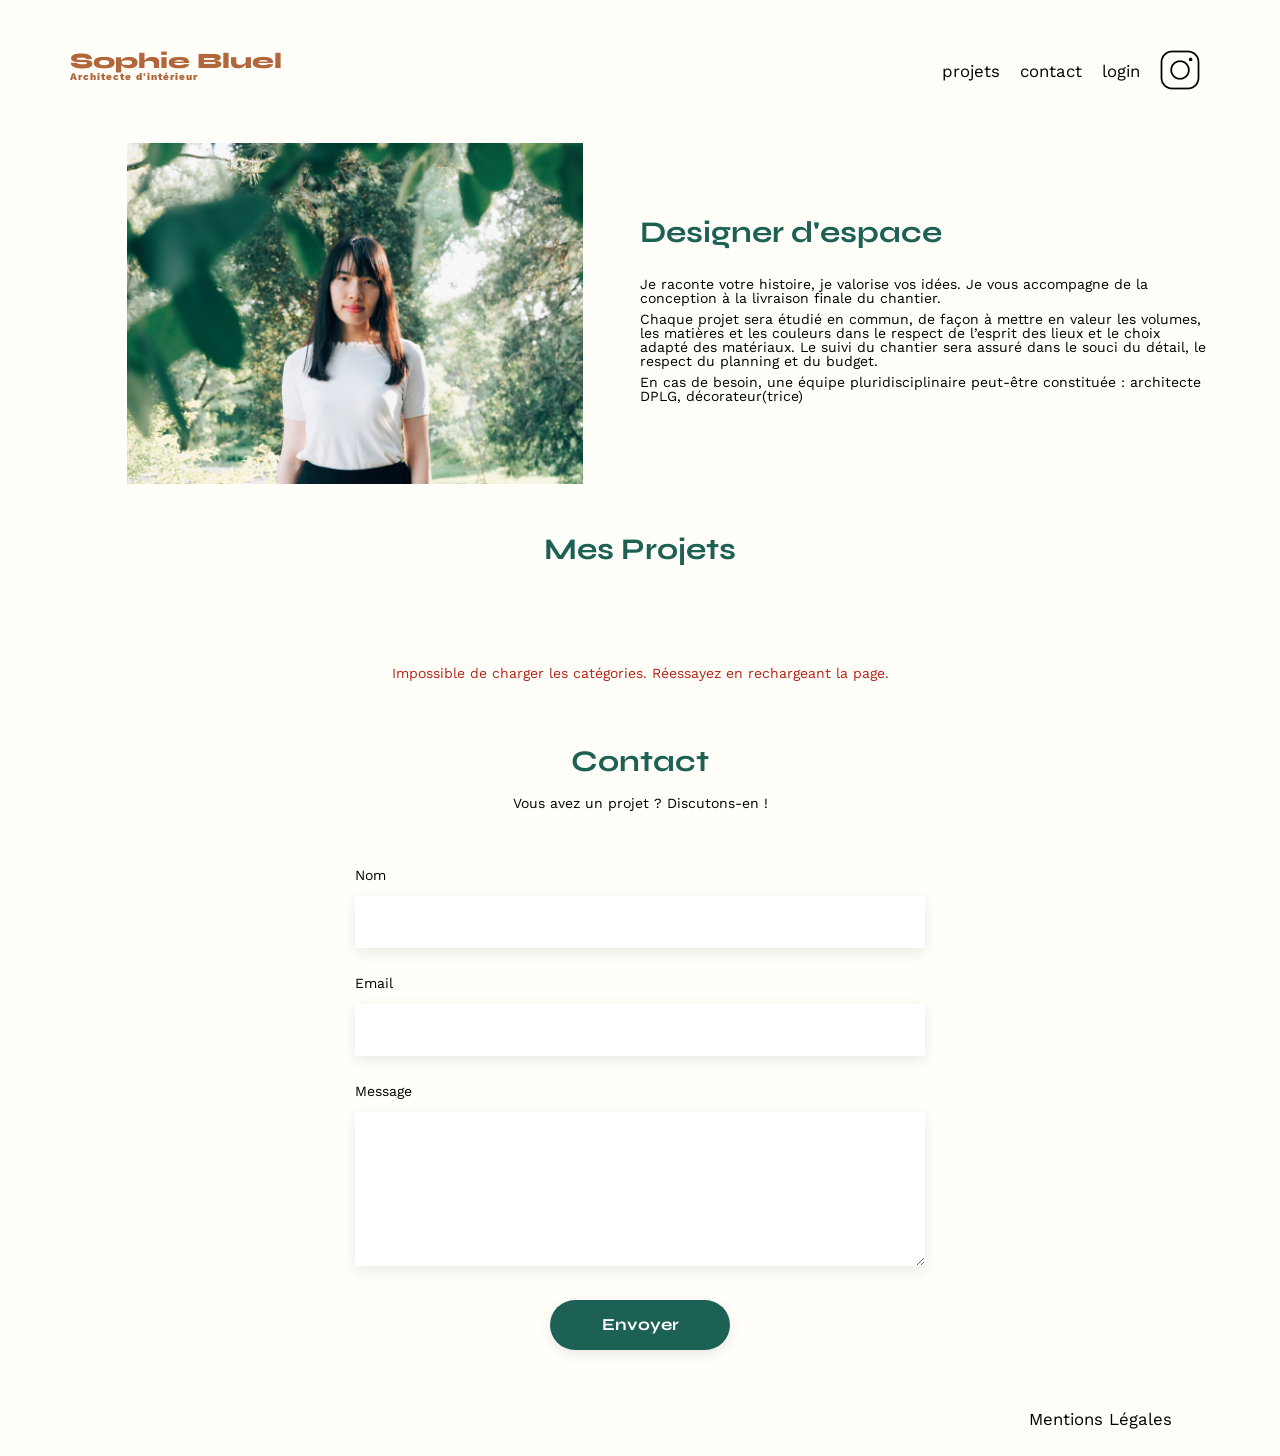
<file: FrontEnd/index.html>
<!DOCTYPE html>
<html lang="fr">

<head>
	<meta charset="UTF-8">
	<title>Sophie Bluel - Architecte d'intérieur</title>
	<meta name="viewport" content="width=device-width, initial-scale=1.0">
	<link rel="preconnect" href="https://fonts.googleapis.com">
	<link rel="preconnect" href="https://fonts.gstatic.com" crossorigin>
	<link href="https://fonts.googleapis.com/css2?family=Syne:wght@700;800&family=Work+Sans&display=swap"
		rel="stylesheet">
	<meta name="description" content="">
	<link rel="stylesheet" href="https://cdnjs.cloudflare.com/ajax/libs/font-awesome/6.5.2/css/all.min.css">
	<link rel="stylesheet" href="./assets/style.css">
</head>

<body>
	<div id="edit-mode">
		<i class="fa-solid fa-pen-to-square"></i>
		<span>Mode édition</span>
	</div>
	<header>
		<h1>Sophie Bluel <span>Architecte d'intérieur</span></h1>
		<nav>
			<ul>
				<li>projets</li>
				<li>contact</li>
				<li><a id="login-link" href="./login.html">login</a></li>
				<li><img src="./assets/icons/instagram.png" alt="Instagram"></li>
			</ul>
		</nav>
	</header>
	<main>
		<section id="introduction">
			<figure>
				<img src="./assets/images/sophie-bluel.png" alt="">
			</figure>
			<article>
				<h2>Designer d'espace</h2>
				<p>Je raconte votre histoire, je valorise vos idées. Je vous accompagne de la conception à la livraison
					finale du chantier.</p>
				<p>Chaque projet sera étudié en commun, de façon à mettre en valeur les volumes, les matières et les
					couleurs dans le respect de l’esprit des lieux et le choix adapté des matériaux. Le suivi du
					chantier sera assuré dans le souci du détail, le respect du planning et du budget.</p>
				<p>En cas de besoin, une équipe pluridisciplinaire peut-être constituée : architecte DPLG,
					décorateur(trice)</p>
			</article>
		</section>
		<section id="portfolio">
			<div class="portfolio-title">
				<h2>Mes Projets</h2>
				<button id="edit-projects" type="button">
					<i class="fa-regular fa-pen-to-square"></i>
					<span>modifier</span>
				</button>
			</div>
			<div class="filters"></div>
			<p id="gallery-error" role="alert"></p>
			<div class="gallery"></div>
		</section>
		<section id="contact">
			<h2>Contact</h2>
			<p>Vous avez un projet ? Discutons-en !</p>
			<form action="#" method="post">
				<label for="name">Nom</label>
				<input type="text" name="name" id="name">
				<label for="email">Email</label>
				<input type="email" name="email" id="email">
				<label for="message">Message</label>
				<textarea name="message" id="message" cols="30" rows="10"></textarea>
				<input type="submit" value="Envoyer">
			</form>
		</section>
	</main>

	<footer>
		<nav>
			<ul>
				<li>Mentions Légales</li>
			</ul>
		</nav>
	</footer>

	<div id="modal">
		<div class="modal-content" role="dialog" aria-modal="true" aria-label="Gestion des projets">
			<button class="modal-close" type="button" aria-label="Fermer la fenêtre">
				<i class="fa-solid fa-xmark"></i>
			</button>
			<div class="modal-gallery-view">
				<h2>Galerie photo</h2>
				<div class="modal-gallery"></div>
				<p id="modal-error" role="alert"></p>
				<hr class="modal-separator">
				<button id="add-photo-button" type="button">Ajouter une photo</button>
			</div>
			<div class="modal-add-view">
				<button id="back-to-gallery" type="button" aria-label="Retour à la galerie">
					<i class="fa-solid fa-arrow-left"></i>
				</button>

				<h2>Ajout photo</h2>
				<form id="add-work-form">
					<label for="image">Photo</label>
					<div class="photo-upload">
						<img id="image-preview" alt="Aperçu de l'image">

						<i class="fa-regular fa-image upload-placeholder"></i>

						<label for="image" class="photo-upload-button upload-placeholder">
							+ Ajouter photo
						</label>

						<span class="upload-placeholder">jpg, png : 4mo max</span>

						<input type="file" id="image" name="image" accept=".jpg,.jpeg,.png">
					</div>

					<label for="title">Titre</label>
					<input type="text" id="title" name="title">

					<label for="category">Catégorie</label>
					<select id="category" name="category">
						<option value="">Choisir une catégorie</option>
					</select>
					<p id="add-work-error" role="alert"></p>
					<hr class="modal-separator">
					<button type="submit">Valider</button>
				</form>
			</div>
		</div>
	</div>

	<script src="./script.js"></script>

</body>

</html>
</file>
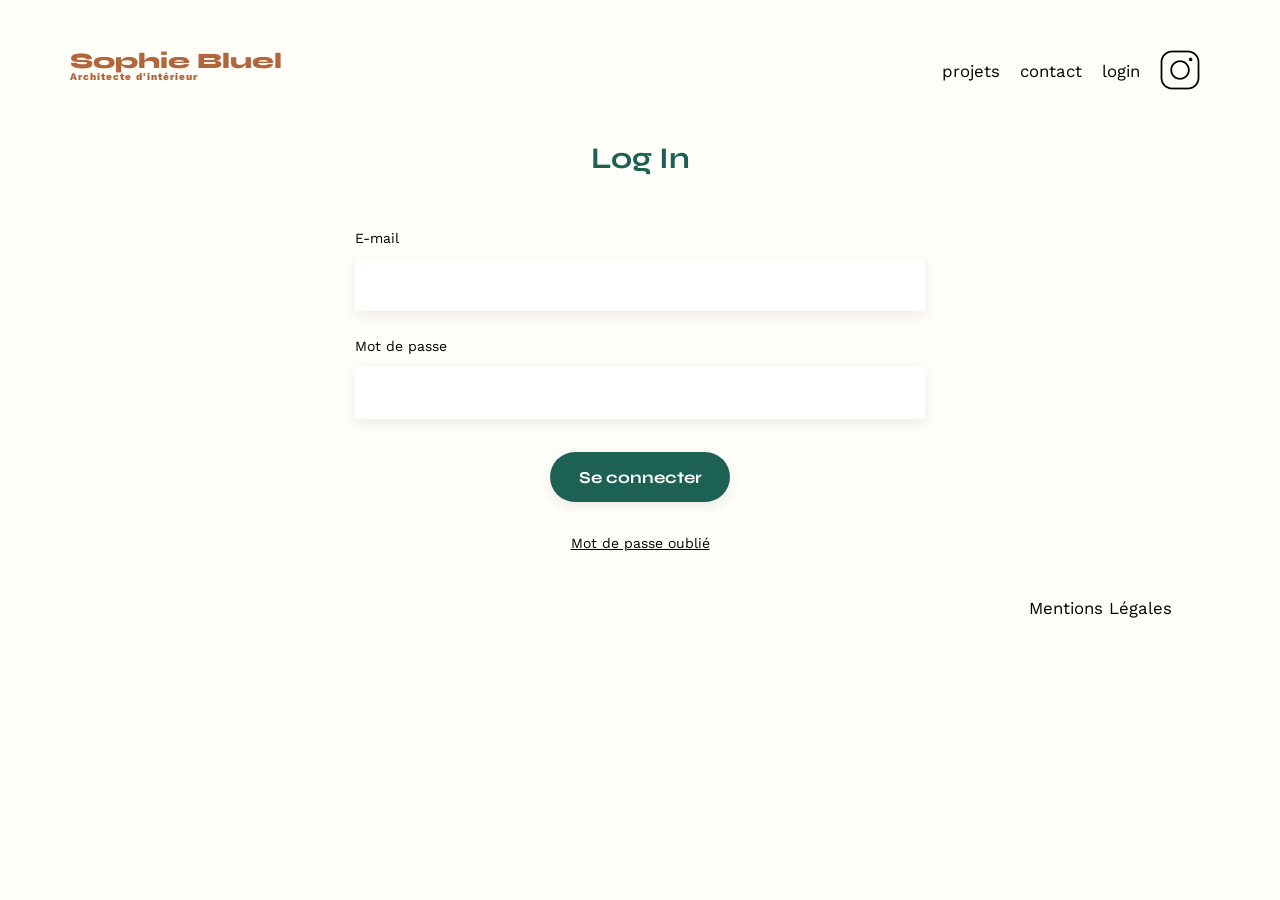
<file: FrontEnd/login.html>
<!DOCTYPE html>
<html lang="fr">

<head>
    <meta charset="UTF-8">
    <title>Sophie Bluel - Connexion</title>
    <meta name="viewport" content="width=device-width, initial-scale=1.0">
    <link rel="preconnect" href="https://fonts.googleapis.com">
    <link rel="preconnect" href="https://fonts.gstatic.com" crossorigin>
    <link href="https://fonts.googleapis.com/css2?family=Syne:wght@700;800&family=Work+Sans&display=swap"
        rel="stylesheet">
    <meta name="description" content="">
    <link rel="stylesheet" href="./assets/style.css">
</head>

<body>

    <header>
        <h1>
            <a href="./index.html">
                Sophie Bluel <span>Architecte d'intérieur</span>
            </a>
        </h1>
        <nav>
            <ul>
                <li>projets</li>
                <li>contact</li>
                <li>login</li>
                <li><img src="./assets/icons/instagram.png" alt="Instagram"></li>
            </ul>
        </nav>
    </header>

    <main>
        <section id="login">
            <h2>Log In</h2>
            <form action="#" method="post">
                <label for="email">E-mail</label>
                <input type="email" name="email" id="email" required>

                <label for="password">Mot de passe</label>
                <input type="password" name="password" id="password" required>

                <input type="submit" value="Se connecter">
                <p id="login-error" role="alert"></p>
                <a href="#">Mot de passe oublié</a>
            </form>
        </section>
    </main>

    <footer>
        <nav>
            <ul>
                <li>Mentions Légales</li>
            </ul>
        </nav>
    </footer>

    <script src="./login.js"></script>

</body>

</html>
</file>
<file: FrontEnd/assets/style.css>
/* http://meyerweb.com/eric/tools/css/reset/
   v2.0 | 20110126
   License: none (public domain)
*/

/* Mes ajouts */

html,
body {
	background-color: #FFFEF8;
}

nav a {
	color: inherit;
	text-decoration: none;
	font-weight: 400;
}

nav a:hover {
	font-weight: 600;
}

h1 a {
	display: flex;
	flex-direction: column;
	color: inherit;
	text-decoration: none;
	font-weight: inherit;
}

h1 a span {
	font-family: 'Work Sans';
	font-size: 10px;
	letter-spacing: 0.1em;
}

/* Button */

.filters {
	display: flex;
	justify-content: center;
	gap: 10px;
	margin-bottom: 50px;
}

.filters button {
	font-family: "Syne";
	font-weight: 700;
	color: #1d6154;
	background-color: white;
	border: 1px solid #1d6154;
	border-radius: 60px;
	padding: 10px 20px;
	cursor: pointer;
}

.filters button:hover,
.filters button.is-active {
	color: white;
	background-color: #1d6154;
}

/* Page de connexion */

#login {
	width: 50%;
	margin: 50px auto;
}

#login>* {
	text-align: center;
}

#login h2 {
	margin-bottom: 20px;
}

#login form {
	margin-top: 30px;
	display: flex;
	flex-direction: column;
	text-align: left;
}

#login input {
	height: 50px;
	font-size: 1.2em;
	border: none;
	box-shadow: 0px 4px 14px rgba(0, 0, 0, 0.09);
}

#login label {
	margin: 2em 0 1em;
}

#login a {
	color: inherit;
	text-align: center;
	text-decoration: underline;
}

#login-error {
	margin: -1.5em 0 2em;
	color: #D65353;
	text-align: center;
}

#login-error:empty {
	display: none;
}

#edit-mode {
	display: none;
	width: 100vw;
	margin-left: calc(50% - 50vw);
	background-color: black;
	color: white;
	justify-content: center;
	align-items: center;
	gap: 10px;
	padding: 15px;
	box-sizing: border-box;
}

#edit-mode i {
	color: white;
}

.portfolio-title {
	display: flex;
	justify-content: center;
	align-items: center;
	gap: 20px;
	margin-bottom: 50px;
}

#portfolio .portfolio-title h2 {
	margin-bottom: 0;
}

#edit-projects {
	display: none;
	align-items: center;
	gap: 8px;
	background: none;
	border: none;
	padding: 0;
	font: inherit;
	cursor: pointer;
}

/* Etape 6 - Modal */

#modal {
	display: none;
	position: fixed;
	inset: 0;
	background-color: rgba(0, 0, 0, 0.4);
	justify-content: center;
	align-items: center;
	z-index: 1000;
}

.modal-content {
	overflow-y: auto;
	width: 630px;
	height: 688px;
	max-width: calc(100vw - 40px);
	max-height: calc(100vh - 80px);
	background-color: white;
	border-radius: 10px;
	position: relative;
	box-sizing: border-box;
	padding: 40px 70px;
}

.modal-content h2 {
	text-align: center;
	margin-top: 45px;
	color: black;
	font-family: "Work Sans";
	font-weight: 400;
}

.modal-close {
	position: absolute;
	top: 25px;
	right: 25px;
	background: none;
	border: none;
	font-size: 18px;
	cursor: pointer;
}

.modal-gallery {
	display: grid;
	grid-template-columns: repeat(5, 1fr);
	gap: 10px;
	margin-top: 40px;
}

.modal-gallery img {
	width: 100%;
	height: 100px;
	object-fit: cover;
}

.modal-project {
	position: relative;
}

.modal-project img {
	width: 100%;
	height: 100px;
	object-fit: cover;
}

.delete-project {
	position: absolute;
	top: 5px;
	right: 5px;
	width: 20px;
	height: 20px;
	border: none;
	background-color: black;
	color: white;
	cursor: pointer;
	display: flex;
	justify-content: center;
	align-items: center;
	padding: 0;
	font-size: 10px;
}

.modal-add-view {
    display: none;
    height: 100%;
    box-sizing: border-box;
}

.modal-separator {
	border: none;
	border-top: 1px solid #b3b3b3;
	margin: 40px 0 25px;
}

#add-photo-button {
	display: block;
	margin: 0 auto;
	padding: 10px 30px;
	border: none;
	border-radius: 60px;
	background-color: #1d6154;
	color: white;
	font-family: "Syne";
	font-weight: 700;
	cursor: pointer;
}

#back-to-gallery {
	position: absolute;
	top: 25px;
	left: 25px;
	background: none;
	border: none;
	padding: 0;
	font-size: 20px;
	cursor: pointer;
}

.modal-add-view h2 {
	text-align: center;
	margin-top: 45px;
	margin-bottom: 30px;
	color: black;
	font-family: "Work Sans";
	font-weight: 400;
}

#add-work-form {
    display: flex;
    flex-direction: column;
    height: calc(100% - 105px);
}

#add-work-form .modal-separator {
    margin-top: auto;
    margin-bottom: 25px;
}

#add-work-form label {
	margin-bottom: 10px;
}

#add-work-form input[type="text"],
#add-work-form select {
	height: 50px;
	margin-bottom: 25px;
	border: none;
	box-shadow: 0 4px 14px rgba(0, 0, 0, 0.09);
	font-family: "Work Sans";
	padding: 0 15px;
	box-sizing: border-box;
}

#add-work-form input[type="file"] {
	background-color: #e8f1f6;
	padding: 35px 20px;
	height: auto;
	margin-bottom: 25px;
	border: none;
	box-shadow: none;
}

#add-work-form button[type="submit"] {
    width: 180px;
    margin: 0 auto;
    padding: 10px 20px;
    border: none;
    border-radius: 60px;
    background-color: #a7a7a7;
    color: white;
    font-family: "Syne";
    font-weight: 700;
    cursor: pointer;
}

.photo-upload {
	display: flex;
	flex-direction: column;
	justify-content: center;
	align-items: center;
	background-color: #e8f1f6;
	height: 170px;
	padding: 20px;
	margin-bottom: 30px;
	box-sizing: border-box;
	overflow: hidden;
}

.photo-upload i {
	font-size: 60px;
	color: #b9c5cc;
	margin-bottom: 10px;
}

.photo-upload-button {
	background-color: #cbd6dc;
	color: #306685;
	border-radius: 50px;
	padding: 10px 25px;
	margin-bottom: 8px;
	cursor: pointer;
	font-weight: 500;
}

.photo-upload span {
	font-size: 10px;
	color: #444;
}

.photo-upload input[type="file"] {
	display: none;
}

#image-preview {
	display: none;
	width: 100%;
	height: 100%;
	object-fit: contain;
}

#add-work-error,
#modal-error,
#gallery-error {
	color: #b42318;
	text-align: center;
	line-height: 1.4;
	margin: 12px 0;
}

#add-work-error:empty,
#modal-error:empty,
#gallery-error:empty {
	display: none;
}

button:disabled {
	cursor: not-allowed;
}

button:focus-visible,
a:focus-visible {
	outline: 2px solid #1d6154;
	outline-offset: 4px;
}

/* Fin de Mes ajouts */

/* Base */

html,
body,
div,
span,
applet,
object,
iframe,
h1,
h2,
h3,
h4,
h5,
h6,
p,
blockquote,
pre,
a,
abbr,
acronym,
address,
big,
cite,
code,
del,
dfn,
em,
img,
ins,
kbd,
q,
s,
samp,
small,
strike,
strong,
sub,
sup,
tt,
var,
b,
u,
i,
center,
dl,
dt,
dd,
ol,
ul,
li,
fieldset,
form,
label,
legend,
table,
caption,
tbody,
tfoot,
thead,
tr,
th,
td,
article,
aside,
canvas,
details,
embed,
figure,
figcaption,
footer,
header,
hgroup,
menu,
nav,
output,
ruby,
section,
summary,
time,
mark,
audio,
video {
	margin: 0;
	padding: 0;
	border: 0;
	font-size: 100%;
	font: inherit;
	vertical-align: baseline;
}

/* HTML5 display-role reset for older browsers */
article,
aside,
details,
figcaption,
figure,
footer,
header,
hgroup,
menu,
nav,
section {
	display: block;
}

body {
	line-height: 1;
}

ol,
ul {
	list-style: none;
}

blockquote,
q {
	quotes: none;
}

blockquote:before,
blockquote:after,
q:before,
q:after {
	content: '';
	content: none;
}

table {
	border-collapse: collapse;
	border-spacing: 0;
}

/** end reset css**/
body {
	max-width: 1140px;
	margin: auto;
	font-family: 'Work Sans';
	font-size: 14px;
}

header {
	display: flex;
	justify-content: space-between;
	margin: 50px 0
}

section {
	margin: 50px 0
}

h1 {
	display: flex;
	flex-direction: column;
	font-family: 'Syne';
	font-size: 22px;
	font-weight: 800;
	color: #B1663C
}

h1>span {
	font-family: 'Work Sans';
	font-size: 10px;
	letter-spacing: 0.1em;
	;
}

h2 {
	font-family: 'Syne';
	font-weight: 700;
	font-size: 30px;
	color: #1D6154
}

nav ul {
	display: flex;
	align-items: center;
	list-style-type: none;

}

nav li {
	padding: 0 10px;
	font-size: 1.2em;
}

li:hover {
	color: #B1663C;
}

#introduction {
	display: flex;
	align-items: center;
}

#introduction figure {
	flex: 1
}

#introduction img {
	display: block;
	margin: auto;
	width: 80%;
}

#introduction article {
	flex: 1
}

#introduction h2 {
	margin-bottom: 1em;
}

#introduction p {
	margin-bottom: 0.5em;
}

#portfolio h2 {
	text-align: center;
	margin-bottom: 1em;
}

.gallery {
	width: 100%;
	display: grid;
	grid-template-columns: 1fr 1fr 1fr;
	grid-column-gap: 20px;
	grid-row-gap: 20px;
}

.gallery img {
	width: 100%;

}

#contact {
	width: 50%;
	margin: auto;
}

#contact>* {
	text-align: center;

}

#contact h2 {
	margin-bottom: 20px;
}

#contact form {
	text-align: left;
	margin-top: 30px;
	display: flex;
	flex-direction: column;
}

#contact input {
	height: 50px;
	font-size: 1.2em;
	border: none;
	box-shadow: 0px 4px 14px rgba(0, 0, 0, 0.09);
}

#contact label {
	margin: 2em 0 1em 0;
}

#contact textarea {
	border: none;
	box-shadow: 0px 4px 14px rgba(0, 0, 0, 0.09);
}

input[type="submit"] {
	font-family: 'Syne';
	font-weight: 700;
	color: white;
	background-color: #1D6154;
	margin: 2em auto;
	width: 180px;
	text-align: center;
	border-radius: 60px;
}

footer nav ul {
	display: flex;
	justify-content: flex-end;
	margin: 2em
}
</file>
